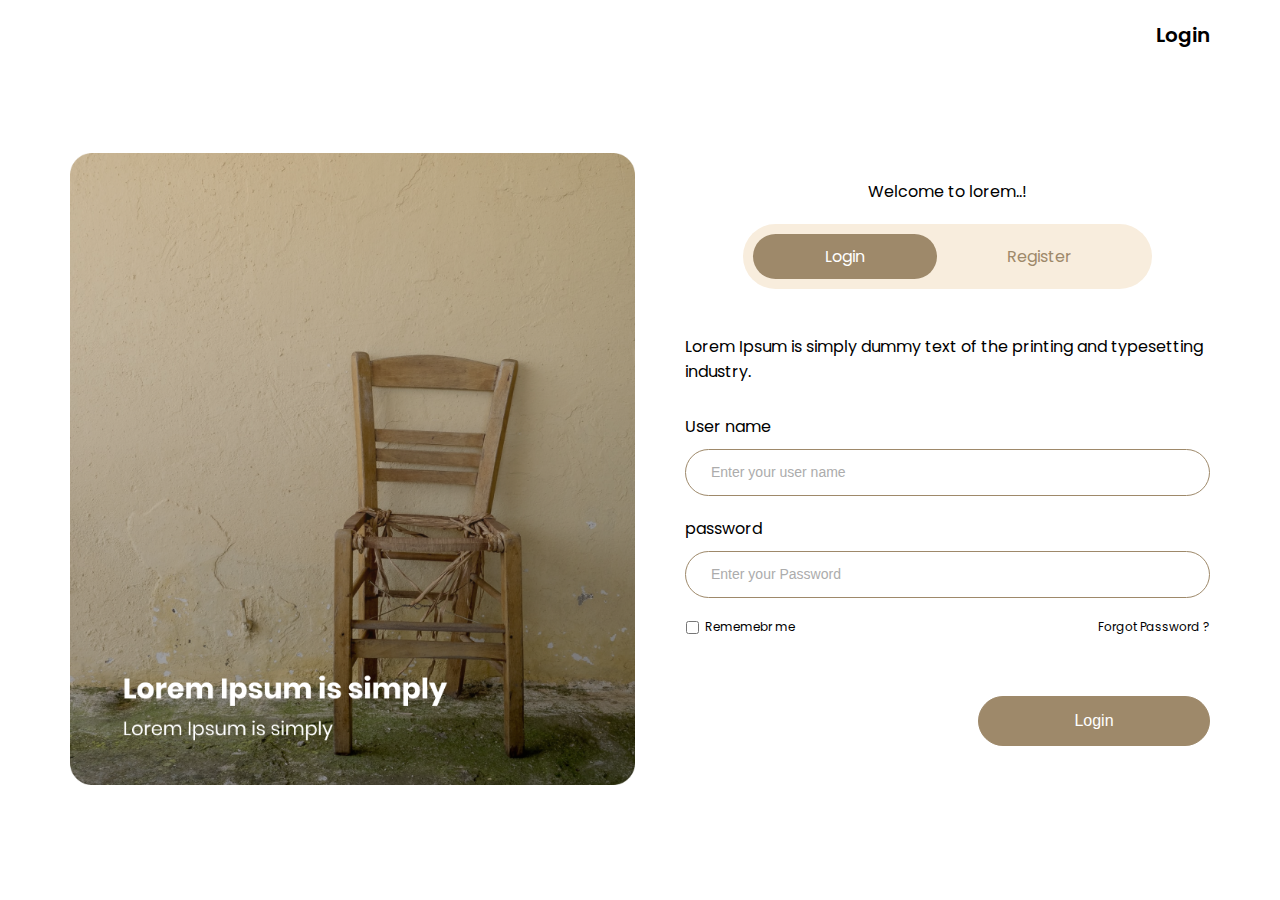
<file: index.html>
<!DOCTYPE html>
<html lang="en">
<head>
  <meta charset="UTF-8">
  <meta name="viewport" content="width=device-width, initial-scale=1.0">
  <title>Login</title>
  <link rel="preconnect" href="https://fonts.googleapis.com">
  <link rel="preconnect" href="https://fonts.gstatic.com" crossorigin>
  <link
    href="https://fonts.googleapis.com/css2?family=Poppins:ital,wght@0,100;0,200;0,300;0,400;0,500;0,600;0,700;0,800;0,900;1,100;1,200;1,300;1,400;1,500;1,600;1,700;1,800;1,900&display=swap"
    rel="stylesheet">
  <link rel="stylesheet" href="assets/styels/main.css">
</head>
<body>
  <header>
    <div class="container">
      <nav><a href="index.html">Login</a></nav>
    </div>
  </header>
  <main>
    <section>
      <div class="container">
        <div class="image"><img src="assets/images/Group.webp" alt="main image"></div>
        <div class="login">
          <span>Welcome to lorem..!</span>
          <div class="login_register">
            <div class="login"><a href="index.html">Login</a></div>
            <div class="register"><a href="register.html">Register</a></div>
          </div>
          <p>Lorem Ipsum is simply dummy text of the printing and typesetting industry.</p>
          <form>
            <label for="user-name">User name</label>
            <input id="user-name" type="text" placeholder="Enter your user name" autofocus required>
            <label for="password">password </label>
            <input id="password" type="password" placeholder="Enter your Password" required>
            <div class="forget">
              <div class="input_check"> <input type="checkbox" id="forget"><label for="forget">Rememebr me</label>
              </div>
              <a href="#">Forgot Password ? </a>
            </div>
            <div class="submit"> <input type="submit" value="Login"></div>
          </form>
        </div>
      </div>
    </section>
  </main>
</body>
</html>
</file>
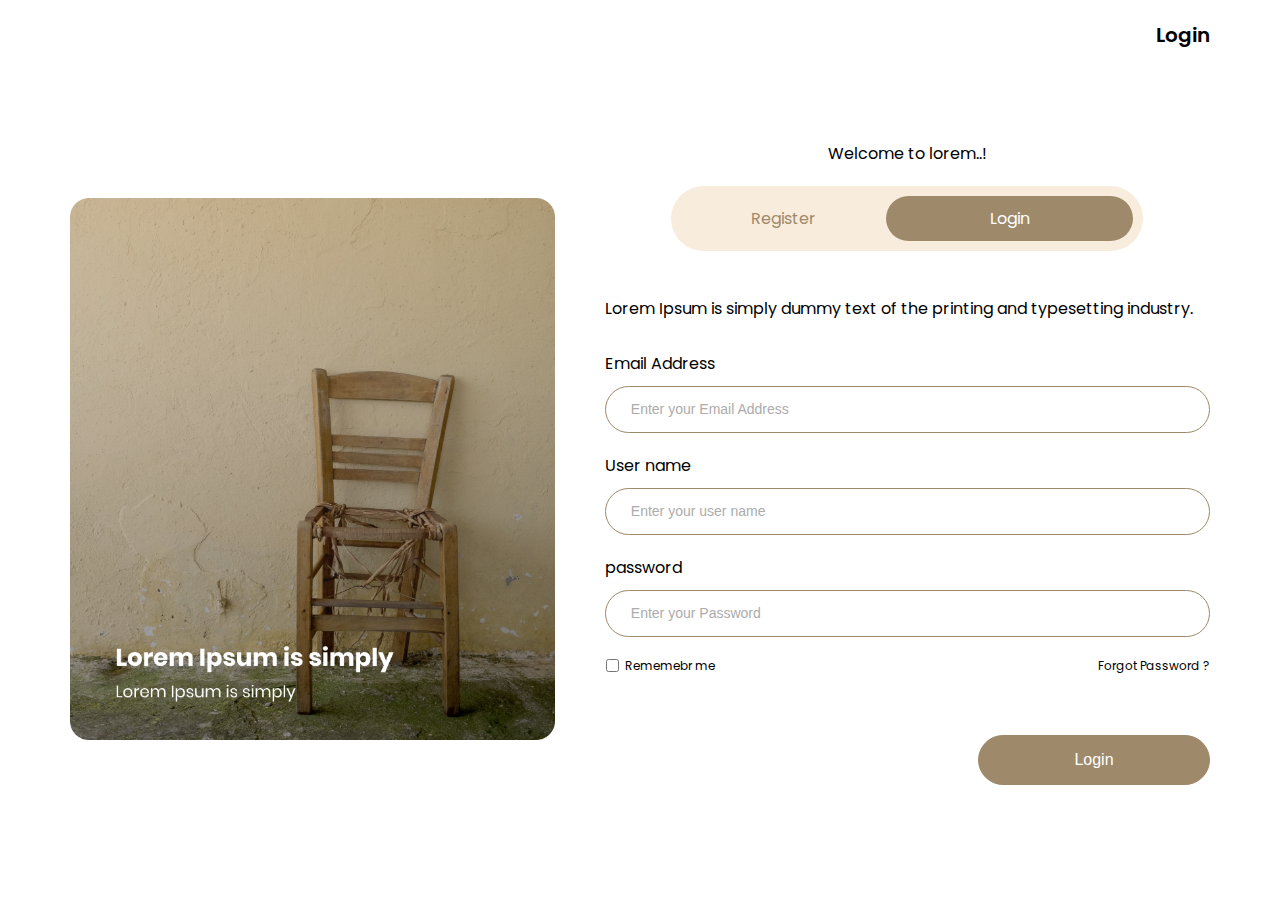
<file: register.html>
<!DOCTYPE html>
<html lang="en">
<head>
  <meta charset="UTF-8">
  <meta name="viewport" content="width=device-width, initial-scale=1.0">
  <title>Register</title>
</head>
<link rel="preconnect" href="https://fonts.googleapis.com">
<link rel="preconnect" href="https://fonts.gstatic.com" crossorigin>
<link
  href="https://fonts.googleapis.com/css2?family=Poppins:ital,wght@0,100;0,200;0,300;0,400;0,500;0,600;0,700;0,800;0,900;1,100;1,200;1,300;1,400;1,500;1,600;1,700;1,800;1,900&display=swap"
  rel="stylesheet">
  <link rel="stylesheet" href="assets/styels/main.css">
<body>
  <header>
    <div class="container">
      <nav><a href="index.html">Login</a></nav>
    </div>
  </header>
  <main>
    <section>
      <div class="container">
        <div class="image"><img src="assets/images/Group.webp" alt="main image"></div>
        <div class="login">
          <span>Welcome to lorem..!</span>
          <div class="login_register">
            <div class="register"><a href="register.html">Register</a></div>
            <div class="login"><a href="index.html">Login</a></div>
          </div>
          <p>Lorem Ipsum is simply dummy text of the printing and typesetting industry.</p>
          <form>
            <label for="email">Email Address</label>
            <input id="email" type="email" placeholder="Enter your Email Address"  required>
            <label for="user_name">User name</label>
            <input id="user_name" type="text" placeholder="Enter your user name" autofocus required>
            <label for="password">password </label>
            <input id="password" type="password" placeholder="Enter your Password" required>
            <div class="forget">
              <div class="input_check"> <input type="checkbox" id="forget"><label for="forget">Rememebr me</label>
              </div>
              <a href="#">Forgot Password ? </a>
            </div>
            <div class="submit"> <input type="submit" value="Login"></div>
          </form>
        </div>
      </div>
    </section>
  </main>
</body>
</html>
</file>
<file: assets/styels/main.css>
* {
  padding: 0;
  margin: 0;
  box-sizing: border-box;
}
:root {
  --Nurude-Brown: #9E896A;
  --Citrus-Mist: #F8EDDD;
  --Flagstone: #ACACAC;
  --white: #fff;
  --Black: #000;
}
.container {
  padding:  0 15px;
  margin: auto;
}
@media (min-width: 768px) {
  .container {
    width: 750px;
  }
}
@media (min-width: 992px) {
  .container {
    width: 970px;
  }
}
@media (min-width: 1200px) {
  .container {
    width: 1170px;
  }
}
body {
  font-family: "Poppins", serif;
}
img {
  max-width: 100%;
}
a {
  text-decoration: none;
}
header {
  position: fixed;
  width: 100%;
  height: 50px;
  background-color: var(--white);
  padding: 20px 0;
}
header .container nav {
  text-align: end;
}
header .container nav a {
  font-size: 20px;
  font-weight: 600;
  color: var(--Black);
}
section .container {
  height: 100vh ;
  display: flex;
  align-items: center;
  gap: 50px;
  padding-top: 45px;
}
section .container .image img {
  height: 100%;
  z-index: 1;
}
section .container .login span {
  display: block;
  text-align: center;
}
section .container .login .login_register{
  width: 78%;
  display: flex;
  align-items: center;
  justify-content: center;
  background-color: var(--Citrus-Mist);
  border-radius: 33px;
  padding: 10px;
  margin: 20px auto;
}
section .container .login .login_register .login{
  background-color: var(--Nurude-Brown);
  border-radius: 33px;
  text-align: center;
  width: 300px;
  padding: 10px;
}
section .container .login .login_register .login a{
  color: var(--white);
}
section .container .login .login_register .register a{
  color: var(--Nurude-Brown);
  padding: 0 70px;
}
section .container .login p{
  padding-top: 25px;
}
section .container .login form {
  padding-top: 30px;
}
section .container .login form input {
  outline: none;
  border: 1px solid var(--Nurude-Brown);
  background-color: var(--white);
  border-radius: 40px;
  width: 100%;
  padding: 15px;
  margin: 10px 0 20px 0;
}
section .container .login form input::placeholder {
  font-size: 14px;
  font-weight: 300;
  color: var(--Flagstone);
  padding-left: 10px;
}
section .container .login form .forget {
  display: flex;
  align-items: center;
  justify-content: space-between;
  font-size: 12px;
}
section .container .login form .forget .input_check{
  display: flex;
  align-items: center;
}
section .container .login form .forget .input_check input[type="checkbox"]{
  width: 15px;
  margin: 0;
}
section .container .login form .forget .input_check label{
  padding-left: 5px;
}
section .container .login form .forget a{
  color: var(--Black);
}
section .container .login form .submit{
  text-align: end;
  padding-top: 50px;
}
section .container .login form input[type="submit"]{
  max-width: 232px;
  background-color: var(--Nurude-Brown);
  color: var(--white);
  font-size: 16px;
  font-weight: 400;
}
@media (max-width:991px) {
  section .container .image{
    display: none;
  }
  section .container .login{
    width: 100%;
  }
}
</file>
